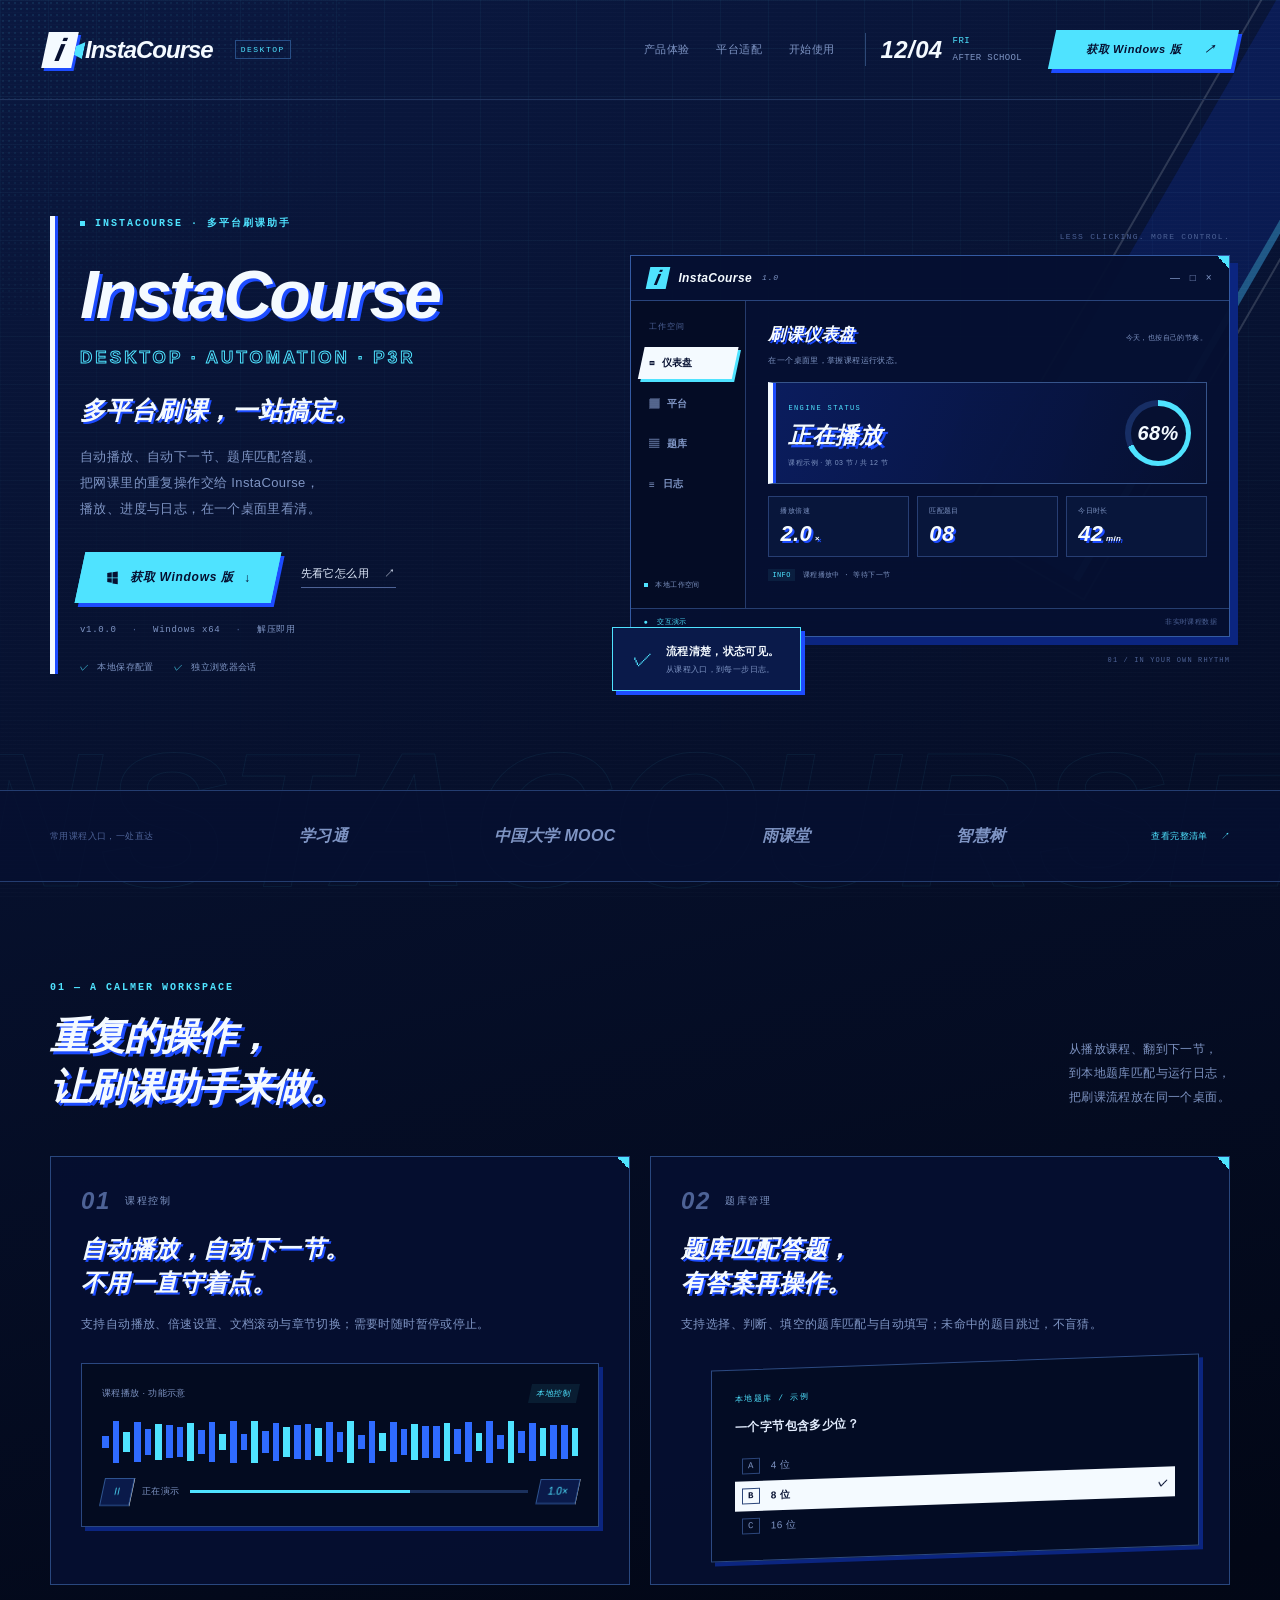
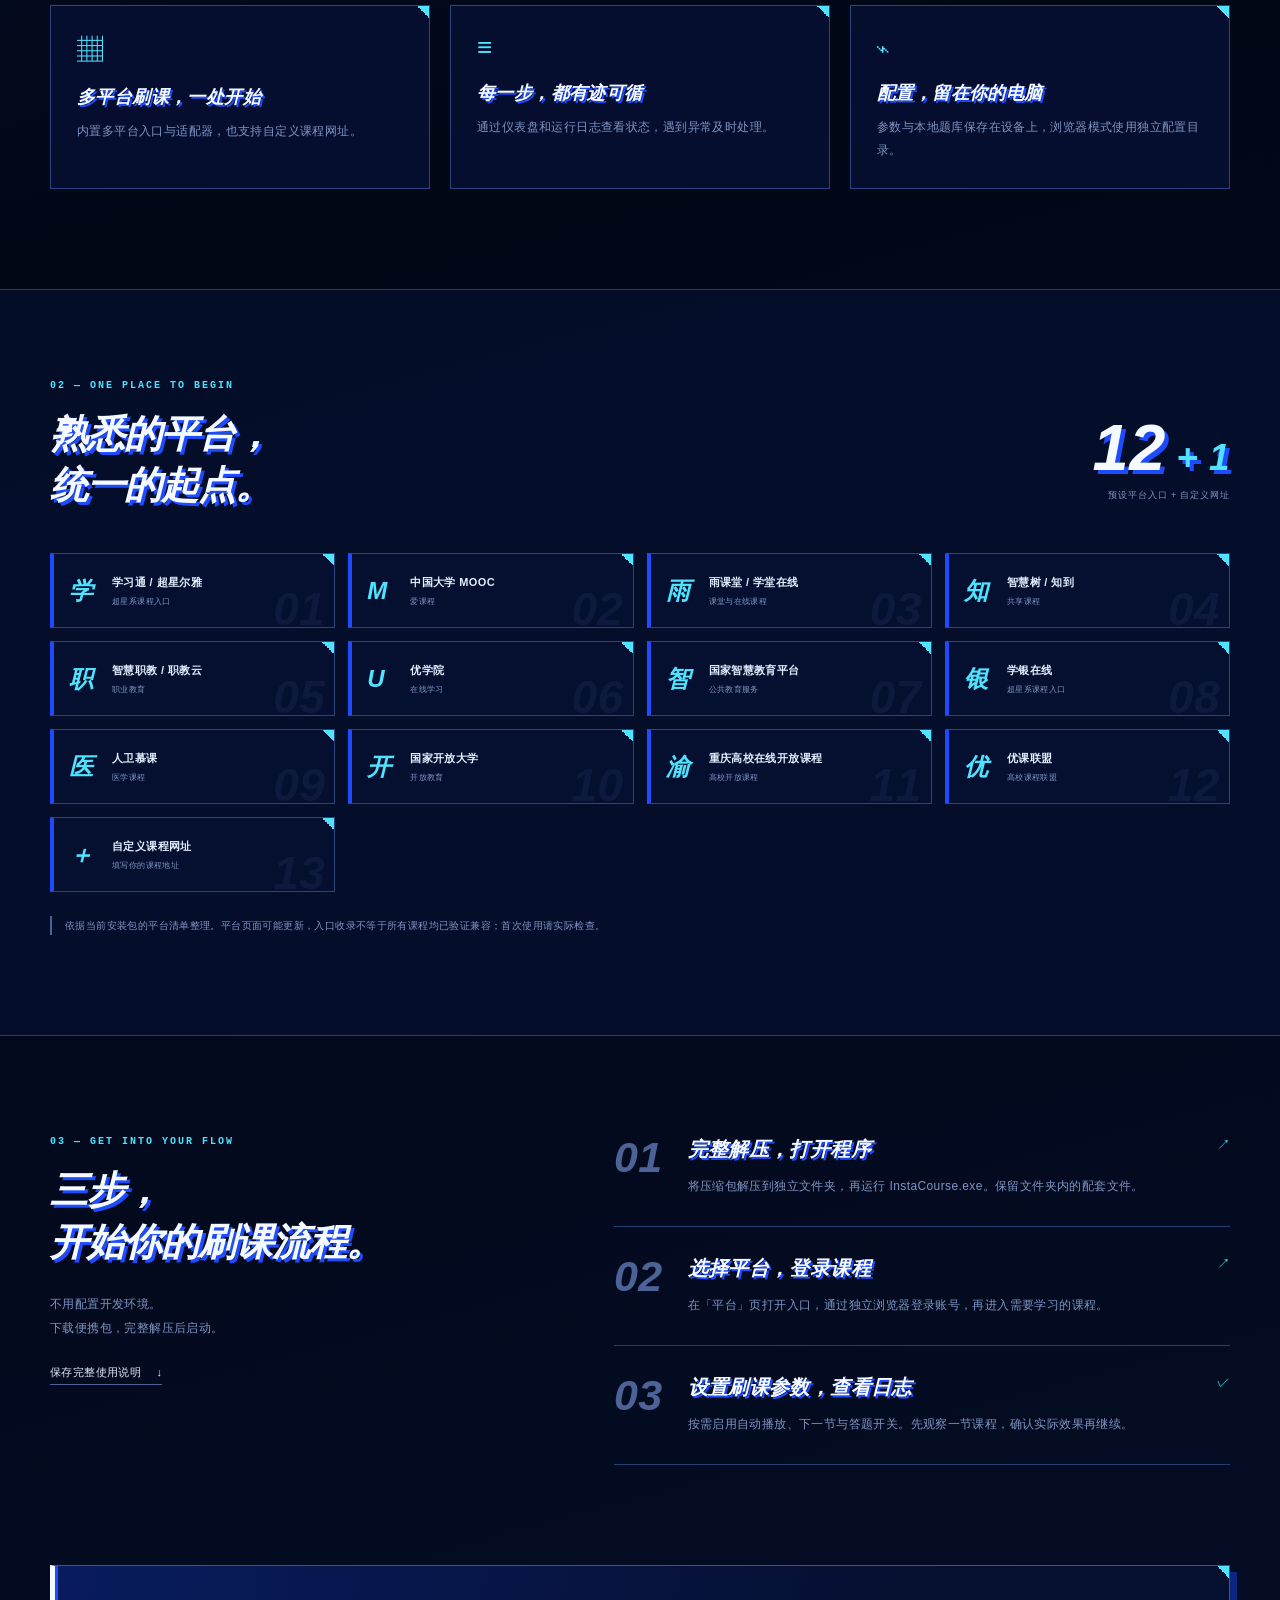
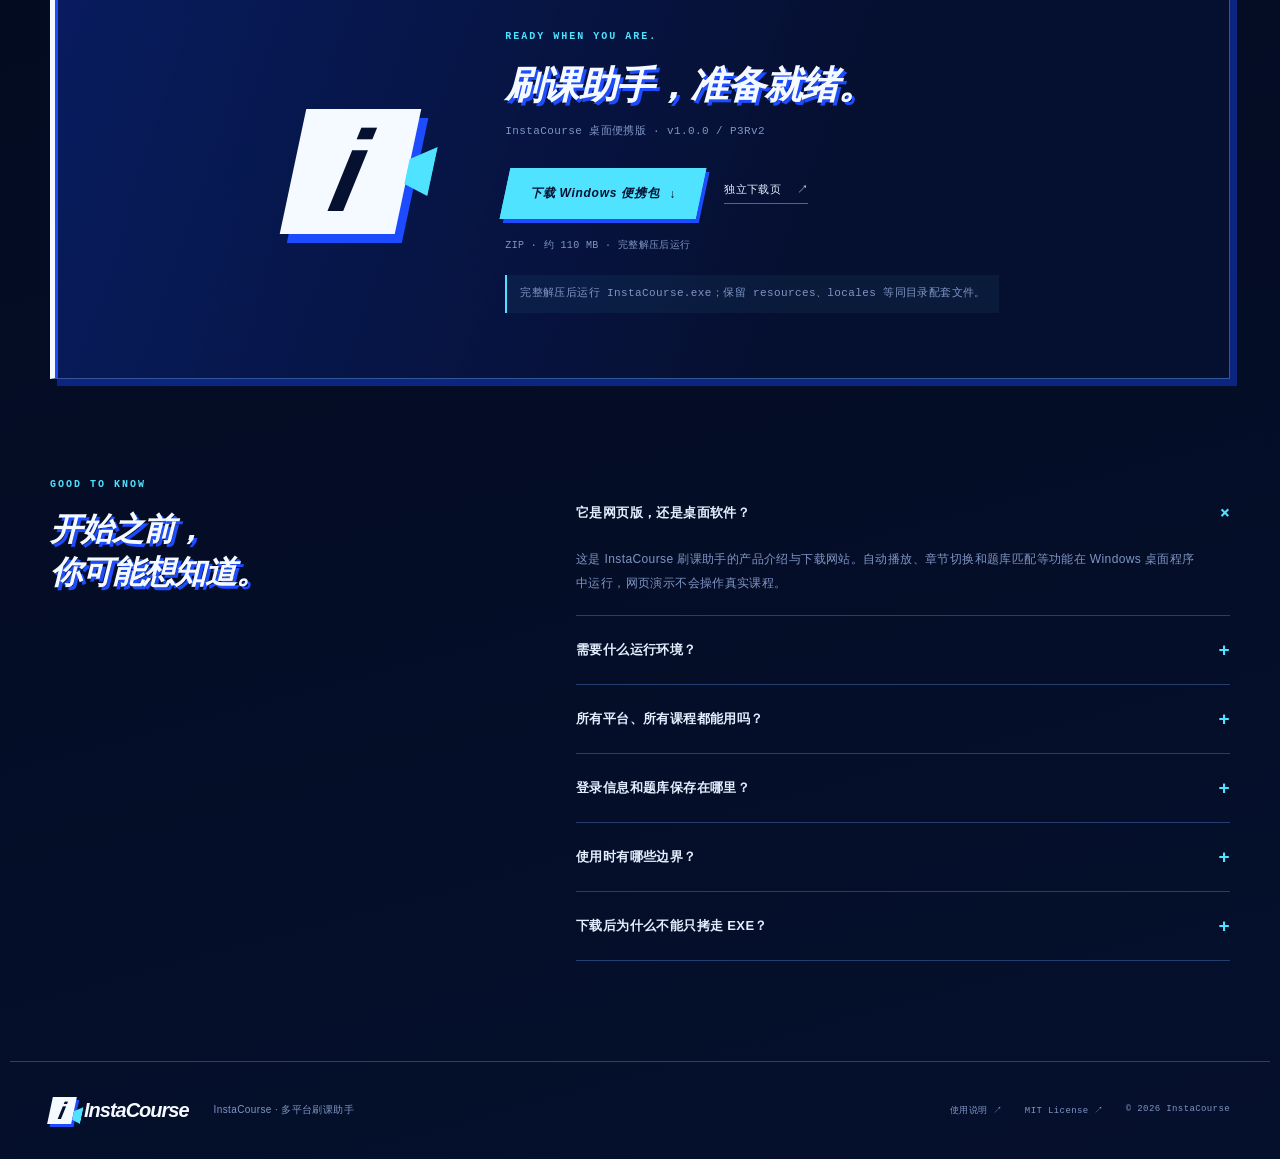
<file: index.html>
<!doctype html>
<html lang="zh-CN"><head><meta charset="UTF-8"><meta name="viewport" content="width=device-width,initial-scale=1"><meta name="theme-color" content="#020716"><meta name="description" content="InstaCourse 多平台刷课助手。自动播放、自动下一节、文档滚动与题库匹配答题，在一个 Windows 桌面里管理网课自动化。"><title>InstaCourse — 多平台刷课助手</title><link rel="icon" href="icon.svg" type="image/svg+xml"><link rel="stylesheet" href="style.css"></head>
<body><div class="site-bg" aria-hidden="true"><div class="bg-dots"></div><div class="bg-band"></div><div class="bg-word">INSTACOURSE</div></div><header class="header"><a class="brand" href="#" aria-label="InstaCourse 首页"><span class="brand-icon">i<span></span></span>InstaCourse<span class="beta">DESKTOP</span></a><nav aria-label="主导航"><a href="#experience">产品体验</a><a href="#platforms">平台适配</a><a href="#guide">开始使用</a></nav><div class="date-slot"><b id="site-date">10/18</b><span><em id="site-day">SUN</em><br>AFTER SCHOOL</span></div><a class="nav-cta" href="#download"><span class="button-inner">获取 Windows 版 <span>↗</span></span></a></header>
<main><section class="hero wrap"><div class="hero-copy"><div class="eyebrow"><span class="live-dot"></span> INSTACOURSE · 多平台刷课助手</div><h1 class="brand-hero">InstaCourse</h1><div class="outline-sub">DESKTOP · AUTOMATION · P3R</div><h2 class="hero-tagline">多平台刷课，一站搞定。</h2><p class="hero-intro">自动播放、自动下一节、题库匹配答题。<br>把网课里的重复操作交给 InstaCourse，<br class="desktop-only">播放、进度与日志，在一个桌面里看清。</p><div class="hero-actions"><a class="button primary" href="#download"><span class="button-inner"><svg viewBox="0 0 20 20" aria-hidden="true"><path d="M3 4l6-1v7H3zm7-1l7-1v8h-7zM3 11h6v6l-6-1zm7 0h7v8l-7-1z" fill="currentColor"/></svg>获取 Windows 版 <span>↓</span></span></a><a class="text-link" href="#experience">先看它怎么用 <span>↗</span></a></div><div class="release-note">v1.0.0 <span>·</span> Windows x64 <span>·</span> 解压即用</div><div class="hero-footnote"><span class="small-check">✓</span> 本地保存配置 <span class="small-check">✓</span> 独立浏览器会话</div></div>
<div class="hero-art"><div class="orbit orbit-one"></div><div class="orbit orbit-two"></div><span class="art-label">LESS CLICKING. MORE CONTROL.</span><div class="app-window"><div class="window-title"><span class="mini-brand">i</span><b>InstaCourse</b><span class="version">1.0</span><div class="window-controls">— &nbsp; □ &nbsp; ×</div></div><div class="app-layout"><aside class="app-sidebar"><span class="sidebar-label">工作空间</span><button class="app-tab active" data-tab="dash"><span class="button-inner"><span>◫</span>仪表盘</span></button><button class="app-tab" data-tab="platform"><span class="button-inner"><span>▦</span>平台</span></button><button class="app-tab" data-tab="bank"><span class="button-inner"><span>▤</span>题库</span></button><button class="app-tab" data-tab="logs"><span class="button-inner"><span>≡</span>日志</span></button><div class="sidebar-bottom"><span class="live-dot"></span> 本地工作空间</div></aside><div class="app-main" id="hero-demo"></div></div><div class="app-status"><span>● &nbsp;交互演示</span><span>非实时课程数据</span></div></div><div class="floating-note"><span class="note-icon">✓</span><div><b>流程清楚，状态可见。</b><small>从课程入口，到每一步日志。</small></div></div><div class="art-number">01 / IN YOUR OWN RHYTHM</div></div></section>
<div class="platform-ribbon"><div class="wrap ribbon-inner"><span>常用课程入口，一处直达</span><b>学习通</b><b>中国大学 MOOC</b><b>雨课堂</b><b>智慧树</b><a href="#platforms">查看完整清单 <span>↗</span></a></div></div>
<section id="experience" class="section wrap"><div class="section-top"><div><div class="eyebrow">01 — A CALMER WORKSPACE</div><h2>重复的操作，<br>让刷课助手来做。</h2></div><p>从播放课程、翻到下一节，<br>到本地题库匹配与运行日志，<br>把刷课流程放在同一个桌面。</p></div><div class="feature-grid"><article class="feature feature-wide"><div class="feature-heading"><span class="feature-index">01</span><span>课程控制</span></div><h3>自动播放，自动下一节。<br>不用一直守着点。</h3><p>支持自动播放、倍速设置、文档滚动与章节切换；需要时随时暂停或停止。</p><div class="player-demo"><div class="player-top"><span class="player-title">课程播放 · 功能示意</span><span class="pill">本地控制</span></div><div class="waveform" aria-hidden="true"></div><div class="player-control"><button id="play-toggle" aria-label="暂停演示">Ⅱ</button><span id="play-label">正在演示</span><div class="play-track"><i></i></div><button id="speed-toggle" aria-label="切换演示播放速度">1.0×</button></div></div></article><article class="feature feature-narrow"><div class="feature-heading"><span class="feature-index">02</span><span>题库管理</span></div><h3>题库匹配答题，<br>有答案再操作。</h3><p>支持选择、判断、填空的题库匹配与自动填写；未命中的题目跳过，不盲猜。</p><div class="quiz-sheet"><span class="sheet-title">本地题库 / 示例</span><strong>一个字节包含多少位？</strong><div class="answer"><span>A</span> 4 位</div><div class="answer correct"><span>B</span> 8 位 <b>✓</b></div><div class="answer"><span>C</span> 16 位</div></div></article><article class="feature compact"><span class="line-icon">▦</span><h3>多平台刷课，一处开始</h3><p>内置多平台入口与适配器，也支持自定义课程网址。</p></article><article class="feature compact"><span class="line-icon">≡</span><h3>每一步，都有迹可循</h3><p>通过仪表盘和运行日志查看状态，遇到异常及时处理。</p></article><article class="feature compact"><span class="line-icon">⌁</span><h3>配置，留在你的电脑</h3><p>参数与本地题库保存在设备上，浏览器模式使用独立配置目录。</p></article></div></section>
<section id="platforms" class="platform-section"><div class="wrap"><div class="section-top"><div><div class="eyebrow">02 — ONE PLACE TO BEGIN</div><h2>熟悉的平台，<br>统一的起点。</h2></div><div class="platform-count"><b>12<span> + 1</span></b><p>预设平台入口 + 自定义网址</p></div></div><div class="platform-grid" id="platform-grid"></div><p class="section-note">依据当前安装包的平台清单整理。平台页面可能更新，入口收录不等于所有课程均已验证兼容；首次使用请实际检查。</p></div></section>
<section id="guide" class="section wrap"><div class="guide-layout"><div class="guide-intro"><div class="eyebrow">03 — GET INTO YOUR FLOW</div><h2>三步，<br>开始你的刷课流程。</h2><p>不用配置开发环境。<br>下载便携包，完整解压后启动。</p><a class="text-link" href="使用说明.txt" download="InstaCourse-使用说明.txt">保存完整使用说明 <span>↓</span></a></div><div class="steps"><article><span>01</span><div><h3>完整解压，打开程序</h3><p>将压缩包解压到独立文件夹，再运行 InstaCourse.exe。保留文件夹内的配套文件。</p></div><i>↗</i></article><article><span>02</span><div><h3>选择平台，登录课程</h3><p>在「平台」页打开入口，通过独立浏览器登录账号，再进入需要学习的课程。</p></div><i>↗</i></article><article><span>03</span><div><h3>设置刷课参数，查看日志</h3><p>按需启用自动播放、下一节与答题开关。先观察一节课程，确认实际效果再继续。</p></div><i>✓</i></article></div></div></section>
<section id="download" class="download-section wrap"><div class="download-panel"><div class="download-art" aria-hidden="true"><span>i<span></span></span><i class="download-spark">✳</i></div><div class="download-copy"><div class="eyebrow">READY WHEN YOU ARE.</div><h2>刷课助手，准备就绪。</h2><p>InstaCourse 桌面便携版 · v1.0.0 / P3Rv2</p><div class="download-actions"><button class="button primary" id="download-button"><span class="button-inner">下载 Windows 便携包 <span>↓</span></span></button><a class="text-link" href="download.html">独立下载页 <span>↗</span></a></div><p class="download-meta" id="download-status" role="status" aria-live="polite">ZIP · 约 110 MB · 完整解压后运行</p><p class="exe-warning">完整解压后运行 InstaCourse.exe；保留 resources、locales 等同目录配套文件。</p><progress id="download-progress" value="0" max="100" hidden></progress></div></div></section>
<section id="faq" class="section wrap faq-section"><div><div class="eyebrow">GOOD TO KNOW</div><h2>开始之前，<br>你可能想知道。</h2></div><div class="faq-list"><details open><summary>它是网页版，还是桌面软件？<span>+</span></summary><p>这是 InstaCourse 刷课助手的产品介绍与下载网站。自动播放、章节切换和题库匹配等功能在 Windows 桌面程序中运行，网页演示不会操作真实课程。</p></details><details><summary>需要什么运行环境？<span>+</span></summary><p>当前发布包面向 Windows x64。浏览器模式需要本机安装 Chrome 或 Edge；项目说明称缺少浏览器时可回退到内置窗口。macOS 与 Linux 尚未适配。</p></details><details><summary>所有平台、所有课程都能用吗？<span>+</span></summary><p>不能保证。项目说明仅报告本地模拟课程页测试，未提供各真实平台的完整验证结果。页面结构、播放器与平台策略变化都可能影响功能，请先检查实际表现。</p></details><details><summary>登录信息和题库保存在哪里？<span>+</span></summary><p>默认数据目录为 %APPDATA%\instacourse\，包含配置、题库、独立浏览器登录状态和 Cookie 备份。在线题库是可选功能，启用后会向你配置的接口发送题干。请妥善管理本地数据和备份。</p></details><details><summary>使用时有哪些边界？<span>+</span></summary><p>请遵守课程平台协议及学校、单位规定。自动化功能可能不被平台允许；不要用于代考或替代本人应完成的考核。项目不提供人脸识别或活体检测绕过功能。</p></details><details><summary>下载后为什么不能只拷走 EXE？<span>+</span></summary><p>这是文件夹式便携版，程序依赖同目录的 resources、locales 等运行文件。请保留完整解压目录。安装包未做代码签名，请自行核对来源；本站不提供已通过安全审计的承诺。</p></details></div></section>
</main><footer class="footer wrap"><a class="brand" href="#"><span class="brand-icon">i<span></span></span>InstaCourse</a><span>InstaCourse · 多平台刷课助手</span><div><a href="使用说明.txt" download>使用说明 ↗</a><a href="LICENSE.txt">MIT License ↗</a><span>© 2026 InstaCourse</span></div></footer><script src="app.js"></script><script src="download.js"></script></body></html>
</file>
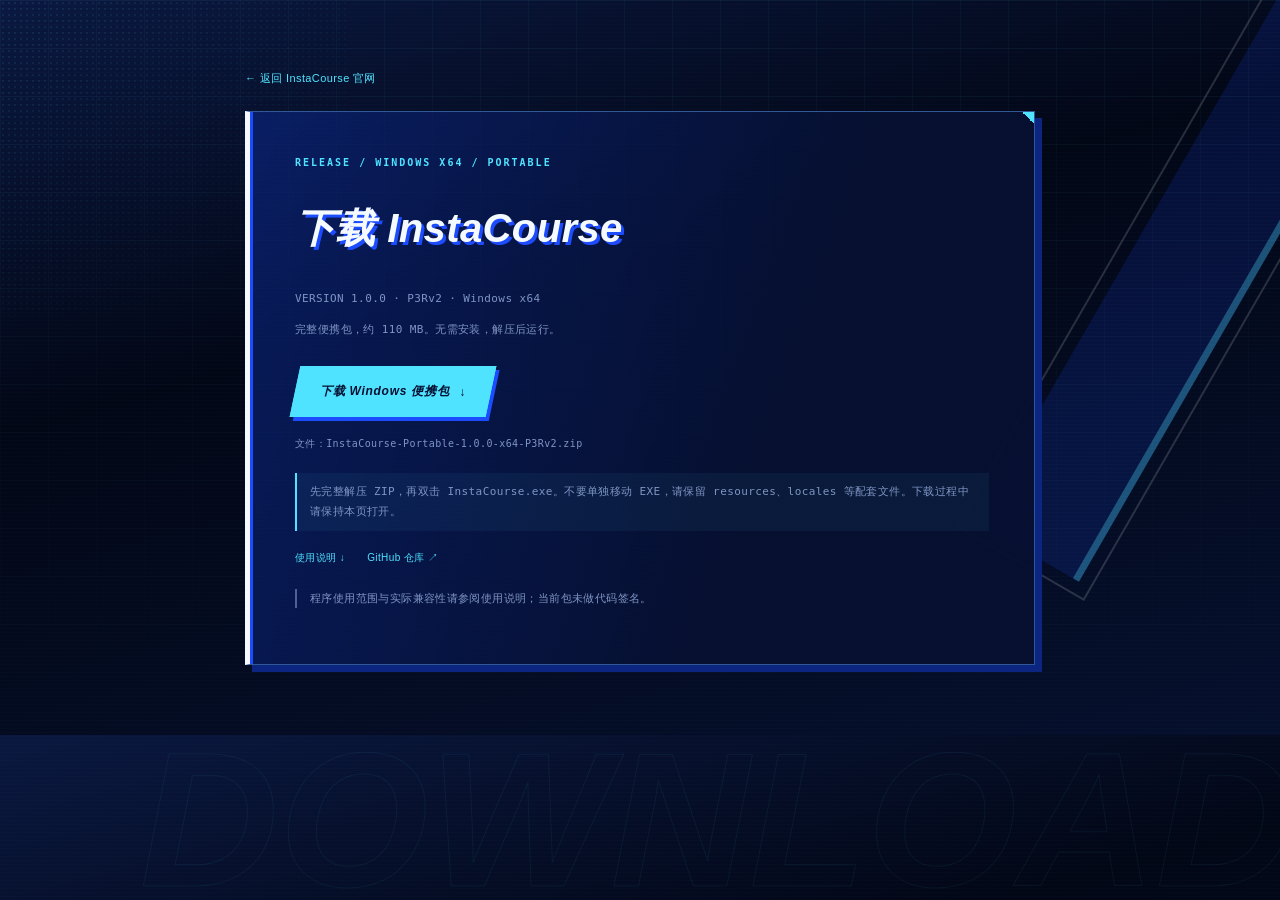
<file: download.html>
<!doctype html><html lang="zh-CN"><head><meta charset="utf-8"><meta name="viewport" content="width=device-width,initial-scale=1"><meta name="theme-color" content="#020716"><title>下载便携版 · InstaCourse</title><link rel="icon" href="icon.svg"><link rel="stylesheet" href="style.css"></head><body><div class="site-bg" aria-hidden="true"><div class="bg-dots"></div><div class="bg-band"></div><div class="bg-word">DOWNLOAD</div></div><main class="download-page"><a class="back-link" href="index.html">← 返回 InstaCourse 官网</a><section class="download-panel"><div class="download-copy"><div class="eyebrow">RELEASE / WINDOWS X64 / PORTABLE</div><h1>下载 InstaCourse</h1><p>VERSION 1.0.0 · P3Rv2 · Windows x64</p><p>完整便携包，约 110 MB。无需安装，解压后运行。</p><div class="download-actions"><button class="button primary" id="download-button"><span class="button-inner">下载 Windows 便携包 <span>↓</span></span></button></div><p class="download-meta" id="download-status" role="status" aria-live="polite">文件：InstaCourse-Portable-1.0.0-x64-P3Rv2.zip</p><progress id="download-progress" max="100" value="0" hidden></progress><p class="exe-warning">先完整解压 ZIP，再双击 InstaCourse.exe。不要单独移动 EXE，请保留 resources、locales 等配套文件。下载过程中请保持本页打开。</p><div class="download-links"><a href="使用说明.txt" download>使用说明 ↓</a><a href="https://github.com/GaiQi-NJUST/insta-course">GitHub 仓库 ↗</a></div><p class="section-note">程序使用范围与实际兼容性请参阅使用说明；当前包未做代码签名。</p></div></section></main><script src="download.js"></script></body></html>
</file>
<file: style.css>
:root{--ink:#020716;--ink-2:#061031;--ink-3:#0A1A4A;--blue:#1D4CFF;--blue-2:#2F6BFF;--blue-deep:#0B2580;--cyan:#4FE3FF;--cyan-soft:#A6F1FF;--white:#F4FAFF;--paper:#E4EEFF;--muted:#7F95C4;--dim:#4D6296;--skew:-12deg;--ease:cubic-bezier(.2,.8,.2,1);--line:#234077;--display:'Segoe UI Black','Microsoft YaHei','Noto Sans CJK SC',sans-serif;--mono:'Cascadia Mono',Consolas,monospace}*{box-sizing:border-box}html{scroll-behavior:smooth;scroll-padding-top:35px}body{margin:0;background:linear-gradient(165deg,#0a1840 0,var(--ink) 40%,#05102d 100%);color:var(--paper);font-family:'Segoe UI Variable','Microsoft YaHei','PingFang SC',sans-serif;font-size:13px;letter-spacing:.03em;-webkit-font-smoothing:antialiased}a{color:inherit;text-decoration:none}button{font:inherit;cursor:pointer}button,a,summary{touch-action:manipulation}button:focus-visible,a:focus-visible,summary:focus-visible{outline:2px solid var(--cyan);outline-offset:2px}::selection{background:var(--cyan);color:var(--ink)}.wrap{max-width:1260px;padding-left:40px;padding-right:40px;margin:auto}.site-bg{position:fixed;inset:0;pointer-events:none;z-index:-1;overflow:hidden}.site-bg:before{content:'';position:absolute;inset:0;background:linear-gradient(#4fe3ff0b 1px,transparent 1px),linear-gradient(90deg,#4fe3ff0b 1px,transparent 1px);background-size:48px 48px;mask-image:linear-gradient(#fff,transparent 85%)}.site-bg:after{content:'';position:absolute;inset:0;background:repeating-linear-gradient(0deg,transparent 0 3px,#f4faff04 3px 4px)}.bg-dots{position:absolute;left:0;top:0;width:27vw;height:35vh;background-image:radial-gradient(#4fe3ff19 1px,transparent 1px);background-size:6px 6px;mask-image:linear-gradient(140deg,#fff,transparent 80%)}.bg-band{position:absolute;right:1vw;top:-120px;height:720px;width:120px;background:#1d4cff26;transform:rotate(30deg);border-right:7px solid #4fe3ff4d;outline:2px solid #f4faff27;outline-offset:12px}.bg-word{position:absolute;bottom:-30px;right:-15px;font-size:clamp(90px,15vw,250px);font-family:var(--display);font-style:italic;font-weight:900;color:transparent;-webkit-text-stroke:1px #4fe3ff10;white-space:nowrap}.header{max-width:1440px;margin:auto;min-height:100px;padding:20px 45px;display:flex;align-items:center;gap:30px;border-bottom:1px solid #21345e}.brand{display:flex;align-items:center;gap:10px;font-family:var(--display);font-weight:900;font-size:24px;font-style:italic;color:var(--white);letter-spacing:-1px}.brand-icon{position:relative;width:30px;height:36px;display:grid;place-items:center;background:var(--white);color:var(--ink-2);font-size:32px;box-shadow:3px 3px 0 var(--blue);transform:skewX(var(--skew));font-style:italic}.brand-icon span{position:absolute;right:-9px;top:10px;width:9px;height:17px;background:var(--cyan);clip-path:polygon(100% 0,100% 100%,0 75%,0 25%)}.beta{font-family:var(--mono);font-size:8px;font-weight:400;letter-spacing:1.5px;color:var(--cyan);margin-left:12px;border:1px solid #284e86;padding:4px 5px;font-style:normal}.header nav{display:flex;gap:27px;margin-left:auto;color:var(--muted);font-size:11px}.header nav a{border-bottom:1px solid transparent;padding:10px 0}.header nav a:hover{color:var(--cyan);border-color:var(--cyan)}.nav-cta{font-size:11px;font-weight:900;font-style:italic;letter-spacing:.06em;background:var(--cyan);color:var(--ink-2);box-shadow:4px 4px 0 var(--blue);padding:12px 19px;transform:skewX(var(--skew))}.nav-cta span{margin-left:15px}.date-slot{display:flex;gap:10px;border-left:1px solid #2e4877;padding-left:15px;align-items:center;font-family:var(--mono);font-size:9px;line-height:1.8;color:var(--muted)}.date-slot b{font-family:var(--display);font-size:24px;font-style:italic;font-weight:900;color:var(--white);line-height:1}.date-slot em{font-style:normal;color:var(--cyan)}.hero{display:grid;grid-template-columns:1fr 1.12fr;gap:45px;min-height:690px;align-items:center;padding-top:85px;padding-bottom:85px}.eyebrow{font-family:var(--mono);font-size:10px;font-weight:700;letter-spacing:.2em;color:var(--cyan);display:flex;gap:10px;align-items:center}.live-dot{display:inline-block;width:5px;height:5px;background:var(--cyan);flex-shrink:0}.hero h1{font-family:var(--display);font-style:italic;font-weight:900;font-size:clamp(42px,4vw,58px);letter-spacing:-2px;line-height:1.35;color:var(--white);text-shadow:3px 3px 0 var(--blue);margin:25px 0}.blue-word{color:var(--cyan);white-space:nowrap}.blue-word svg{display:none}.hero-intro{font-size:13px;line-height:2;color:var(--muted);max-width:400px}.hero-actions{display:flex;align-items:center;gap:25px;margin-top:30px}.button{display:inline-flex;align-items:center;justify-content:center;gap:12px;border:1px solid var(--cyan);border-radius:0;background:var(--ink-3);color:var(--white);padding:16px 24px;font-size:12px;font-weight:900;font-style:italic;letter-spacing:.06em;box-shadow:4px 4px 0 var(--blue);transform:skewX(var(--skew));transition:background .18s var(--ease),transform .18s var(--ease),box-shadow .18s var(--ease);position:relative}.button .button-inner{display:flex;align-items:center;justify-content:center;gap:10px;transform:skewX(12deg)}.primary{background:var(--cyan);color:var(--ink-2)}.button:hover,.nav-cta:hover{background:var(--white);color:var(--ink-2);box-shadow:5px 5px 0 var(--cyan);transform:skewX(var(--skew)) translate(-2px,-2px)}.button:active,.nav-cta:active{box-shadow:1px 1px 0 var(--cyan);transform:skewX(var(--skew)) translate(2px,2px)}.button svg{height:15px;width:15px}.button>span:not(.button-inner){margin-left:8px}.button:disabled{cursor:progress;opacity:.65}.text-link{font-size:11px;color:var(--paper);border-bottom:1px solid #4d6296;padding-bottom:6px}.text-link:hover{color:var(--cyan);border-color:var(--cyan)}.text-link span{margin-left:12px}.release-note{font-family:var(--mono);font-size:9px;letter-spacing:.08em;color:var(--muted);margin-top:20px}.release-note span{margin:0 9px;color:var(--dim)}.hero-footnote{display:flex;gap:8px;align-items:center;font-size:9px;color:var(--muted);margin-top:25px}.small-check{color:var(--cyan);margin-left:12px}.small-check:first-child{margin-left:0}.hero-art{position:relative;padding-top:40px;padding-bottom:35px;min-width:0}.orbit{display:none}.art-label{display:block;font-family:var(--mono);letter-spacing:.16em;font-size:8px;color:var(--dim);text-align:right;margin-bottom:14px}.app-window{position:relative;border:1px solid #345aa2;border-radius:0;background:#061031f5;box-shadow:8px 8px 0 var(--blue-deep);height:382px;transform:none;overflow:hidden}.app-window:after,.feature:after,.platform-item:after,.download-panel:after{content:'';position:absolute;right:-1px;top:-1px;width:14px;height:14px;background:linear-gradient(225deg,var(--cyan) 50%,transparent 50%);pointer-events:none}.window-title{height:45px;display:flex;gap:10px;align-items:center;padding:0 17px;border-bottom:1px solid #29447c;font-size:12px;font-family:var(--display);font-style:italic;color:var(--white)}.mini-brand{background:var(--cyan);color:var(--ink-2);font-size:21px;line-height:1;height:22px;width:20px;text-align:center;font-weight:900;transform:skew(-12deg)}.version{font-family:var(--mono);font-size:8px;letter-spacing:.1em;color:var(--muted)}.window-controls{margin-left:auto;color:var(--muted);font-style:normal;font-size:10px}.app-layout{display:flex;height:307px}.app-sidebar{width:115px;flex-shrink:0;border-right:1px solid #253b6c;background:#040c25;padding:20px 10px;position:relative}.sidebar-label{display:block;font-family:var(--mono);font-size:8px;color:var(--dim);margin:0 0 16px 8px;letter-spacing:.12em}.app-tab{width:100%;display:flex;align-items:center;gap:8px;background:transparent;color:var(--muted);border:0;padding:9px 8px;font-size:10px;font-weight:700;margin-bottom:8px;transform:skewX(-12deg);transition:.18s var(--ease)}.app-tab>span{transform:skewX(12deg)}.app-tab:hover{background:#1d4cff14;color:var(--white)}.app-tab.active{background:var(--white);color:var(--ink-2);box-shadow:3px 3px 0 var(--cyan);transform:skewX(-12deg) translateY(-1px)}.sidebar-bottom{position:absolute;left:13px;bottom:18px;display:flex;align-items:center;gap:7px;font-size:7px;color:var(--muted)}.sidebar-bottom .live-dot{width:4px;height:4px}.app-main{padding:22px;flex:1;min-width:0;animation:slide-in .32s var(--ease)}.demo-head{display:flex;justify-content:space-between;align-items:baseline;font-family:var(--display);font-style:italic;font-weight:900;font-size:17px;color:var(--white);text-shadow:2px 2px 0 var(--blue)}.demo-head small{font-family:var(--mono);font-size:7px;color:var(--muted);font-style:normal;font-weight:400;text-shadow:none}.demo-sub{font-size:8px;color:var(--muted);margin:8px 0 15px;line-height:1.7}.demo-status{position:relative;display:flex;justify-content:space-between;align-items:center;background:linear-gradient(110deg,#1d4cff38,var(--ink-2));border:1px solid #36548b;border-left:5px solid var(--white);padding:15px;box-shadow:3px 0 0 var(--blue) inset}.demo-status small{font-family:var(--mono);font-size:7px;letter-spacing:.2em;color:var(--cyan)}.demo-status h4{font-family:var(--display);font-style:italic;font-size:23px;margin:7px 0;font-weight:900;color:var(--white);text-shadow:3px 3px 0 var(--blue)}.demo-status p{font-size:7px;color:var(--muted);margin:0}.ring{width:66px;height:66px;display:grid;place-items:center;border-radius:50%;background:conic-gradient(var(--cyan) 0 68%,#172e65 68%)}.ring:before{content:'68%';height:55px;width:55px;border-radius:50%;background:var(--ink-2);display:grid;place-items:center;font-family:var(--display);font-weight:900;font-style:italic;font-size:20px;color:var(--white)}.demo-metrics{display:grid;grid-template-columns:repeat(3,1fr);gap:8px;margin:12px 0}.demo-metrics>div{padding:9px 11px;border:1px solid #273e73;background:#08163b}.demo-metrics small{display:block;font-size:7px;color:var(--muted)}.demo-metrics b{font-family:var(--display);font-style:italic;font-size:22px;line-height:1.2;font-weight:900;color:var(--white);text-shadow:2px 2px 0 var(--blue);display:block;margin-top:5px}.demo-log{font-family:var(--mono);font-size:7px;color:var(--muted);display:flex;gap:8px;align-items:center}.demo-log i{font-style:normal;color:var(--cyan);background:#4fe3ff12;padding:2px 4px}.app-status{height:29px;border-top:1px solid #263e70;display:flex;justify-content:space-between;padding:8px 12px;font-family:var(--mono);font-size:7px;color:var(--dim)}.app-status span:first-child{color:var(--cyan)}.floating-note{position:absolute;left:-18px;bottom:8px;display:flex;align-items:center;gap:12px;background:var(--ink-3);padding:15px 20px;border:1px solid var(--cyan);box-shadow:4px 4px 0 var(--blue)}.note-icon{font-size:20px;color:var(--cyan)}.floating-note b{font-size:11px;font-weight:700;color:var(--white)}.floating-note small{font-size:8px;display:block;margin-top:5px;color:var(--muted)}.art-number{font-family:var(--mono);font-size:7px;letter-spacing:.16em;text-align:right;color:var(--dim);margin-top:19px}.platform-ribbon{border-top:1px solid #243d70;border-bottom:1px solid #243d70;background:#061031d9}.ribbon-inner{min-height:90px;display:flex;align-items:center;justify-content:space-between;gap:20px}.ribbon-inner>span{font-size:9px;color:var(--dim)}.ribbon-inner b{font-family:var(--display);font-weight:900;font-style:italic;color:var(--muted);font-size:16px}.ribbon-inner a{font-size:9px;color:var(--cyan)}.ribbon-inner a span{margin-left:10px}.section{padding-top:100px;padding-bottom:100px}.section-top{display:flex;align-items:flex-end;justify-content:space-between;gap:40px;margin-bottom:42px}.section h2,.platform-section h2,.download-section h2{font-family:var(--display);font-style:italic;font-size:38px;line-height:1.35;font-weight:900;letter-spacing:-1px;text-shadow:3px 3px 0 var(--blue);color:var(--white);margin:18px 0 0}.section-top>p{font-size:12px;line-height:2;color:var(--muted);margin:0 0 5px;max-width:340px}.feature-grid{display:grid;grid-template-columns:repeat(6,1fr);gap:20px}.feature{position:relative;border:1px solid #29477e;background:#061031ed;padding:30px;overflow:hidden}.feature-wide,.feature-narrow{grid-column:span 3}.feature-heading{display:flex;gap:14px;align-items:center;font-size:10px;letter-spacing:.16em;color:var(--muted)}.feature-index{font-family:var(--display);font-style:italic;font-size:24px;font-weight:900;color:var(--dim)}.feature h3{font-family:var(--display);font-size:24px;font-weight:900;font-style:italic;line-height:1.45;color:var(--white);text-shadow:2px 2px 0 var(--blue);margin:17px 0 12px}.feature p{font-size:12px;color:var(--muted);line-height:1.9;margin:0}.player-demo{background:#030b20;border:1px solid #2a4780;padding:20px;margin-top:27px;box-shadow:4px 4px 0 var(--blue-deep)}.player-top{display:flex;justify-content:space-between;align-items:center}.player-title{font-size:9px;color:var(--muted)}.pill{background:#4fe3ff15;color:var(--cyan);padding:4px 7px;font-family:var(--mono);font-size:8px;transform:skewX(-12deg)}.waveform{height:48px;display:flex;align-items:center;gap:4px;overflow:hidden;margin-top:15px}.waveform i{display:block;background:#2f6bff;min-width:3px;flex:1}.waveform i:nth-child(3n){background:var(--cyan)}.player-control{display:flex;align-items:center;gap:10px;margin-top:12px;font-size:9px;color:var(--muted)}.player-control button{border:1px solid #2e5490;background:var(--ink-3);color:var(--cyan);padding:6px 9px;font-size:10px;transform:skewX(-12deg)}.player-control button:hover{background:var(--white);color:var(--ink-2)}.play-track{height:3px;flex:1;background:#1b315d}.play-track i{height:3px;width:65%;display:block;background:var(--cyan)}.quiz-sheet{background:#030c24;border:1px solid #2c4981;padding:19px 23px;margin:26px 0 0 30px;box-shadow:4px 4px 0 var(--blue-deep);transform:skewY(-2deg)}.sheet-title{font-family:var(--mono);font-size:8px;letter-spacing:.16em;color:var(--cyan)}.quiz-sheet strong{font-size:12px;display:block;margin:15px 0;color:var(--paper)}.answer{display:flex;align-items:center;gap:11px;padding:7px;font-size:10px;color:var(--muted)}.answer>span{font-family:var(--mono);border:1px solid #2c467a;padding:2px 5px;font-size:9px}.answer.correct{background:var(--white);color:var(--ink-2);font-weight:700}.answer b{margin-left:auto}.compact{grid-column:span 2;padding:26px}.compact h3{font-size:18px;margin:17px 0 10px}.line-icon{font-size:26px;color:var(--cyan)}.platform-section{padding:90px 0;background:#061031b3;border-block:1px solid #243d70}.platform-count{text-align:right}.platform-count>b{font-family:var(--display);font-style:italic;font-weight:900;font-size:65px;line-height:1;color:var(--white);text-shadow:4px 4px 0 var(--blue)}.platform-count>b span{font-size:37px;color:var(--cyan)}.platform-count p{font-size:9px;color:var(--muted);letter-spacing:.1em}.platform-grid{display:grid;grid-template-columns:repeat(4,1fr);gap:13px;counter-reset:platform}.platform-item{counter-increment:platform;position:relative;display:flex;align-items:center;gap:13px;overflow:hidden;border:1px solid #284679;border-left:4px solid var(--tint,var(--blue));padding:20px 15px;background:#061031f2;transition:background .18s var(--ease),transform .18s var(--ease)}.platform-item:before{content:counter(platform,decimal-leading-zero);position:absolute;right:9px;bottom:-5px;font-family:var(--display);font-style:italic;font-size:46px;line-height:1;color:#4d629620;font-weight:900;pointer-events:none}.platform-item:hover{background:var(--ink-3);transform:translate(-2px,-2px);box-shadow:3px 3px 0 var(--blue)}.platform-item .platform-symbol{color:var(--cyan);font-family:var(--display);font-style:italic;font-size:24px;font-weight:900;min-width:30px}.platform-item b{font-size:11px;font-weight:700;color:var(--paper)}.platform-item small{display:block;font-size:8px;color:var(--muted);margin-top:6px}.section-note{font-size:10px;line-height:1.9;color:var(--muted);margin-top:24px;border-left:2px solid var(--dim);padding-left:13px}.guide-layout{display:grid;grid-template-columns:1fr 1.3fr;gap:90px}.guide-intro p{font-size:12px;color:var(--muted);line-height:2;margin:24px 0}.steps article{display:flex;gap:25px;padding:28px 0;border-bottom:1px solid #263e70;align-items:flex-start}.steps article:first-child{padding-top:0}.steps article>span{font-family:var(--display);font-style:italic;font-weight:900;font-size:43px;color:var(--dim);line-height:1}.steps h3{font-family:var(--display);font-style:italic;font-weight:900;font-size:20px;color:var(--white);text-shadow:2px 2px 0 var(--blue);margin:0 0 12px}.steps p{font-size:12px;color:var(--muted);line-height:1.9;margin:0}.steps i{font-style:normal;color:var(--cyan);margin-left:auto}.download-panel{position:relative;overflow:hidden;border:1px solid #315894;background:linear-gradient(110deg,#0b2580a6,#061031f5 65%);padding:65px 60px;display:flex;align-items:center;justify-content:center;gap:90px;border-left:5px solid var(--white);box-shadow:3px 0 0 var(--blue) inset,7px 7px 0 #0b2580}.download-art{position:relative;display:grid;place-items:center;width:130px;height:145px;transform:skewX(-12deg)}.download-art>span{display:grid;place-items:center;background:var(--white);color:var(--ink-2);height:125px;width:115px;font-family:var(--display);font-size:115px;font-style:italic;font-weight:900;line-height:1;box-shadow:9px 9px 0 var(--blue);position:relative}.download-art>span>span{position:absolute;right:-25px;top:38px;width:26px;height:49px;background:var(--cyan);clip-path:polygon(100% 0,100% 100%,0 75%,0 25%)}.download-spark{display:none}.download-copy{position:relative;z-index:1;max-width:650px}.download-copy>p{font-family:var(--mono);font-size:11px;color:var(--muted);line-height:1.8}.download-actions{display:flex;align-items:center;gap:23px;flex-wrap:wrap;margin-top:26px}.download-meta{font-size:10px!important;color:var(--muted);margin:18px 0 0;line-height:1.9}.download-copy progress{width:100%;height:5px;accent-color:var(--cyan);border:0;margin-top:15px}.exe-warning{border-left:2px solid var(--cyan);padding:9px 13px;color:var(--paper);background:#4fe3ff0d;font-size:10px;line-height:1.9;margin:20px 0 0}.download-links{display:flex;gap:22px;margin-top:20px;flex-wrap:wrap;font-size:10px;color:var(--cyan)}.faq-section{display:grid;grid-template-columns:1fr 1.5fr;gap:90px}.faq-section h2{font-size:32px}.faq-list details{border-bottom:1px solid #253e70}summary{list-style:none;cursor:pointer;display:flex;align-items:center;justify-content:space-between;gap:15px;padding:23px 0;font-size:13px;font-weight:700;color:var(--paper)}summary::-webkit-details-marker{display:none}summary span{color:var(--cyan);font-size:19px}details[open] summary span{transform:rotate(45deg)}details p{font-size:12px;line-height:2;color:var(--muted);padding:0 25px 20px 0;margin:0}.footer{display:flex;gap:25px;align-items:center;flex-wrap:wrap;border-top:1px solid #284272;padding-top:35px;padding-bottom:35px}.footer .brand{font-size:20px}.footer .brand-icon{height:27px;width:24px;font-size:24px}.footer>span{font-size:10px;color:var(--muted)}.footer>div{display:flex;gap:22px;font-family:var(--mono);font-size:9px;color:var(--muted);margin-left:auto}.footer a:hover{color:var(--cyan)}.demo-platform-grid{display:grid;grid-template-columns:repeat(2,1fr);gap:8px}.demo-platform-grid div{border:1px solid #2a4780;background:var(--ink-3);padding:14px 8px;font-size:9px;color:var(--paper)}.demo-bank{font-family:var(--mono);font-size:9px;line-height:2.4;border:1px solid #2c477c;background:#030b20;padding:13px;color:var(--muted)}.demo-bank span{color:var(--cyan)}.demo-logline{font-family:var(--mono);font-size:8px;line-height:2.7;border-bottom:1px solid #1e3463;color:var(--muted)}.demo-logline b{font-weight:400;margin-right:8px;color:var(--cyan)}.hero-copy{position:relative;border-left:5px solid var(--white);padding-left:25px;box-shadow:3px 0 0 var(--blue) inset;overflow:hidden}.hero-copy:after{content:'';position:absolute;top:0;bottom:0;left:-50%;width:23%;background:linear-gradient(100deg,transparent,#a6f1ff12,transparent);transform:skewX(-12deg);animation:hero-sheen 6.5s var(--ease) infinite;pointer-events:none}.feature:hover:before{content:'';position:absolute;inset:-100% 0 auto;height:100%;background:linear-gradient(transparent,#a6f1ff08,transparent);animation:card-sheen .9s var(--ease) 1;pointer-events:none}.download-page{max-width:850px;margin:70px auto;min-height:65vh;padding:0 30px}.download-page .download-panel{padding:45px;display:block}.download-page h1{font-family:var(--display);font-weight:900;font-style:italic;font-size:40px;color:var(--white);text-shadow:3px 3px 0 var(--blue)}.download-page .download-copy{max-width:none}.download-page .date-slot{margin-top:25px}.back-link{display:inline-block;font-size:11px;color:var(--cyan);margin-bottom:25px}@keyframes hero-sheen{0%,70%{left:-50%}100%{left:140%}}@keyframes card-sheen{to{inset:100% 0 auto}}@keyframes slide-in{from{opacity:0;transform:translateX(-14px)}to{opacity:1;transform:translateX(0)}}@media(max-width:1100px){.header{gap:20px;padding:22px 30px}.header nav{gap:18px}.date-slot{display:none}.hero{gap:25px}.hero h1{font-size:43px}.hero-actions{gap:18px}.button{padding:14px 18px}.app-sidebar{width:95px}.app-main{padding:20px 15px}.app-window{height:360px}.app-layout{height:285px}.demo-head{font-size:15px}.demo-head small{font-size:6px}.demo-status{padding:12px}.ring{width:55px;height:55px}.ring:before{width:45px;height:45px;font-size:17px}.demo-status h4{font-size:21px}.ribbon-inner b{font-size:13px}.platform-grid{grid-template-columns:repeat(3,1fr)}.guide-layout,.faq-section{gap:50px}.download-panel{gap:55px}}@media(max-width:760px){.wrap{padding-left:23px;padding-right:23px}.header{padding:20px 24px;min-height:80px;justify-content:space-between}.header .brand{font-size:20px}.header nav,.beta{display:none}.brand-icon{width:25px;height:30px;font-size:26px}.nav-cta{padding:11px 12px;font-size:9px}.nav-cta span{margin-left:5px}.hero{display:flex;flex-direction:column;align-items:stretch;padding-top:50px;padding-bottom:45px;min-height:0;gap:30px;overflow:hidden}.hero-copy{padding-left:18px}.hero .eyebrow{font-size:8px;letter-spacing:.13em}.hero h1{font-size:42px;letter-spacing:-1.6px;margin:21px 0}.hero-intro{font-size:12px}.hero-actions{gap:17px}.hero-actions .button{font-size:10px;padding:14px 15px}.hero-actions .text-link{font-size:10px}.hero-footnote{font-size:8px;gap:6px}.release-note{font-size:8px}.hero-art{padding-top:0;padding-bottom:20px}.app-window{height:362px;box-shadow:5px 5px 0 var(--blue-deep)}.app-layout{height:287px}.app-sidebar{width:85px;padding:18px 7px}.app-tab{font-size:9px;padding:9px 7px;gap:6px}.app-main{padding:20px 12px}.demo-head small{display:none}.demo-head{font-size:16px}.demo-status h4{font-size:21px}.demo-status{padding:13px 10px}.ring{width:50px;height:50px}.ring:before{height:40px;width:40px;font-size:15px}.demo-metrics>div{padding:9px 7px}.demo-metrics b{font-size:21px}.floating-note{left:8px;bottom:13px;padding:10px 14px}.floating-note b{font-size:10px}.floating-note small{font-size:7px}.floating-note .note-icon{font-size:16px}.art-number{margin-top:27px;font-size:6px}.art-label{font-size:7px}.ribbon-inner{min-height:100px;justify-content:center;gap:13px 20px;flex-wrap:wrap;padding-top:20px;padding-bottom:20px}.ribbon-inner>span{width:100%;text-align:center}.ribbon-inner a{display:none}.ribbon-inner b{font-size:12px}.section{padding-top:65px;padding-bottom:65px}.section-top{display:block;margin-bottom:28px}.section h2,.platform-section h2,.download-section h2{font-size:30px}.section-top>p{font-size:12px;margin-top:22px}.eyebrow{font-size:9px;letter-spacing:.15em}.feature-grid{gap:15px}.feature-wide,.feature-narrow,.compact{grid-column:span 6}.feature{padding:25px}.feature h3{font-size:22px}.feature p{font-size:12px}.compact{padding:23px}.compact h3{font-size:19px;margin-top:13px}.player-demo{padding:17px 14px}.quiz-sheet{margin-left:10px}.platform-section{padding:60px 0}.platform-grid{grid-template-columns:repeat(2,1fr);gap:10px}.platform-item{padding:18px 9px;gap:7px}.platform-item b{font-size:10px}.platform-item small{font-size:7px}.platform-item .platform-symbol{font-size:21px;min-width:23px}.platform-count{text-align:left;margin-top:25px;display:flex;align-items:center;gap:22px}.platform-count>b{font-size:48px}.platform-count>b span{font-size:27px}.platform-count p{font-size:8px}.section-note{font-size:9px}.guide-layout,.faq-section{display:block}.guide-intro{margin-bottom:35px}.steps article{gap:18px;padding:25px 0}.steps article>span{font-size:35px}.steps h3{font-size:18px}.download-panel{padding:35px 23px;display:block}.download-art{width:65px;height:75px;margin:0 0 34px 15px}.download-art>span{height:70px;width:65px;font-size:65px;box-shadow:5px 5px 0 var(--blue)}.download-art>span>span{height:28px;width:15px;right:-15px;top:20px}.download-section h2{font-size:29px}.download-copy>p{font-size:10px}.download-actions{gap:18px;margin-top:25px}.download-actions .button{font-size:10px;padding:14px 18px}.exe-warning{font-size:9px}.faq-list{margin-top:25px}summary{font-size:12px;padding:20px 0}.footer{gap:20px}.footer>div{width:100%;margin-left:0;gap:14px;font-size:8px;justify-content:space-between}.footer>span{font-size:9px}.download-page{margin:40px auto;padding:0 20px}.download-page .download-panel{padding:27px 22px}.download-page h1{font-size:31px}}@media(prefers-reduced-motion:reduce){html{scroll-behavior:auto}*,*:before,*:after{animation:none!important;transition:none!important}}
body{isolation:isolate}.header .nav-cta>.button-inner,.app-tab>.button-inner{display:flex;align-items:center;gap:8px;transform:skewX(12deg)}.hero h1.brand-hero{font-size:clamp(48px,5.3vw,78px);letter-spacing:-3px;line-height:1.06;white-space:nowrap;margin:29px 0 14px}.outline-sub{color:transparent;-webkit-text-stroke:1px var(--cyan);font-family:var(--display);font-weight:900;font-size:17px;letter-spacing:.18em;line-height:1.5}.hero-tagline{font-family:var(--display);font-weight:900;font-style:italic;font-size:25px;color:var(--white);text-shadow:2px 2px 0 var(--blue);line-height:1.5;margin:22px 0 14px}@media(max-width:1100px){.hero h1.brand-hero{font-size:59px}.outline-sub{font-size:12px}}@media(max-width:760px){.hero h1.brand-hero{font-size:clamp(39px,10.9vw,68px);letter-spacing:-2px}.outline-sub{font-size:11px;letter-spacing:.13em}.hero-tagline{font-size:23px}.hero-copy{padding-top:5px;padding-bottom:10px}}
</file>
